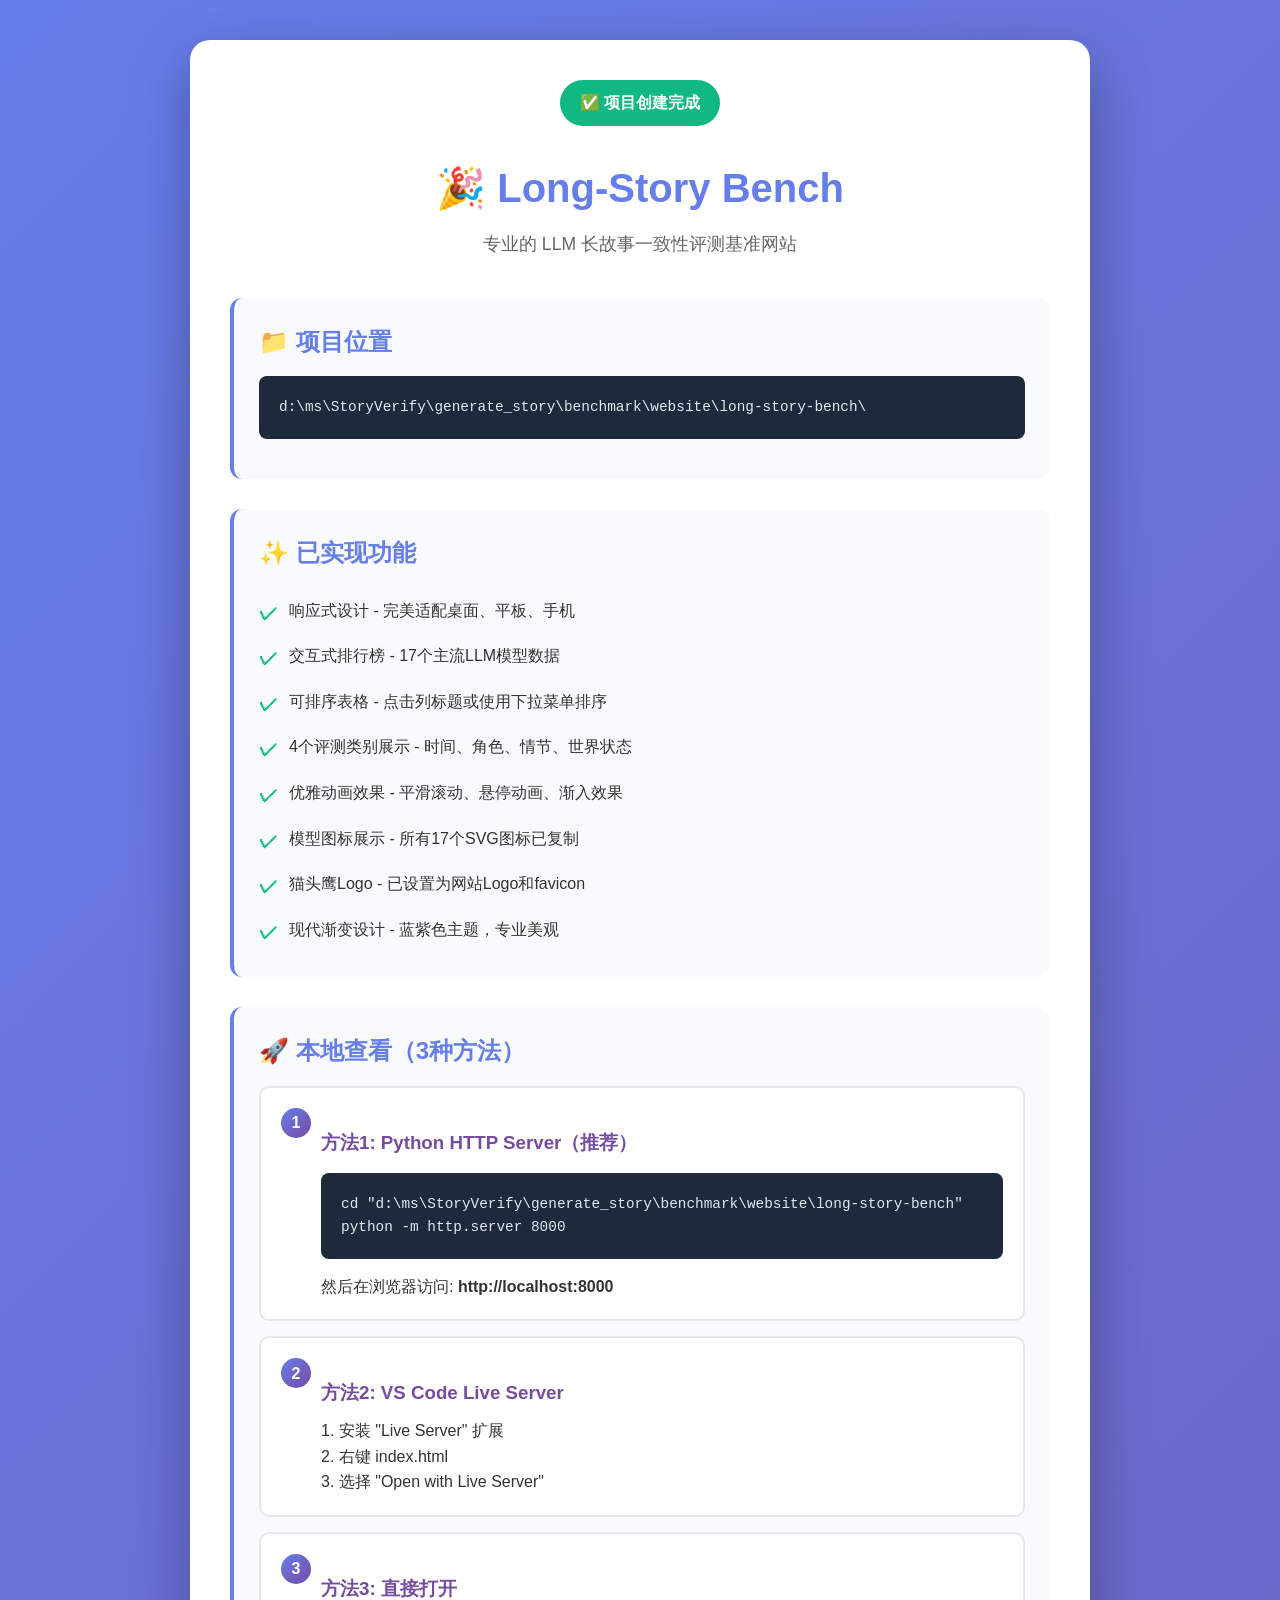
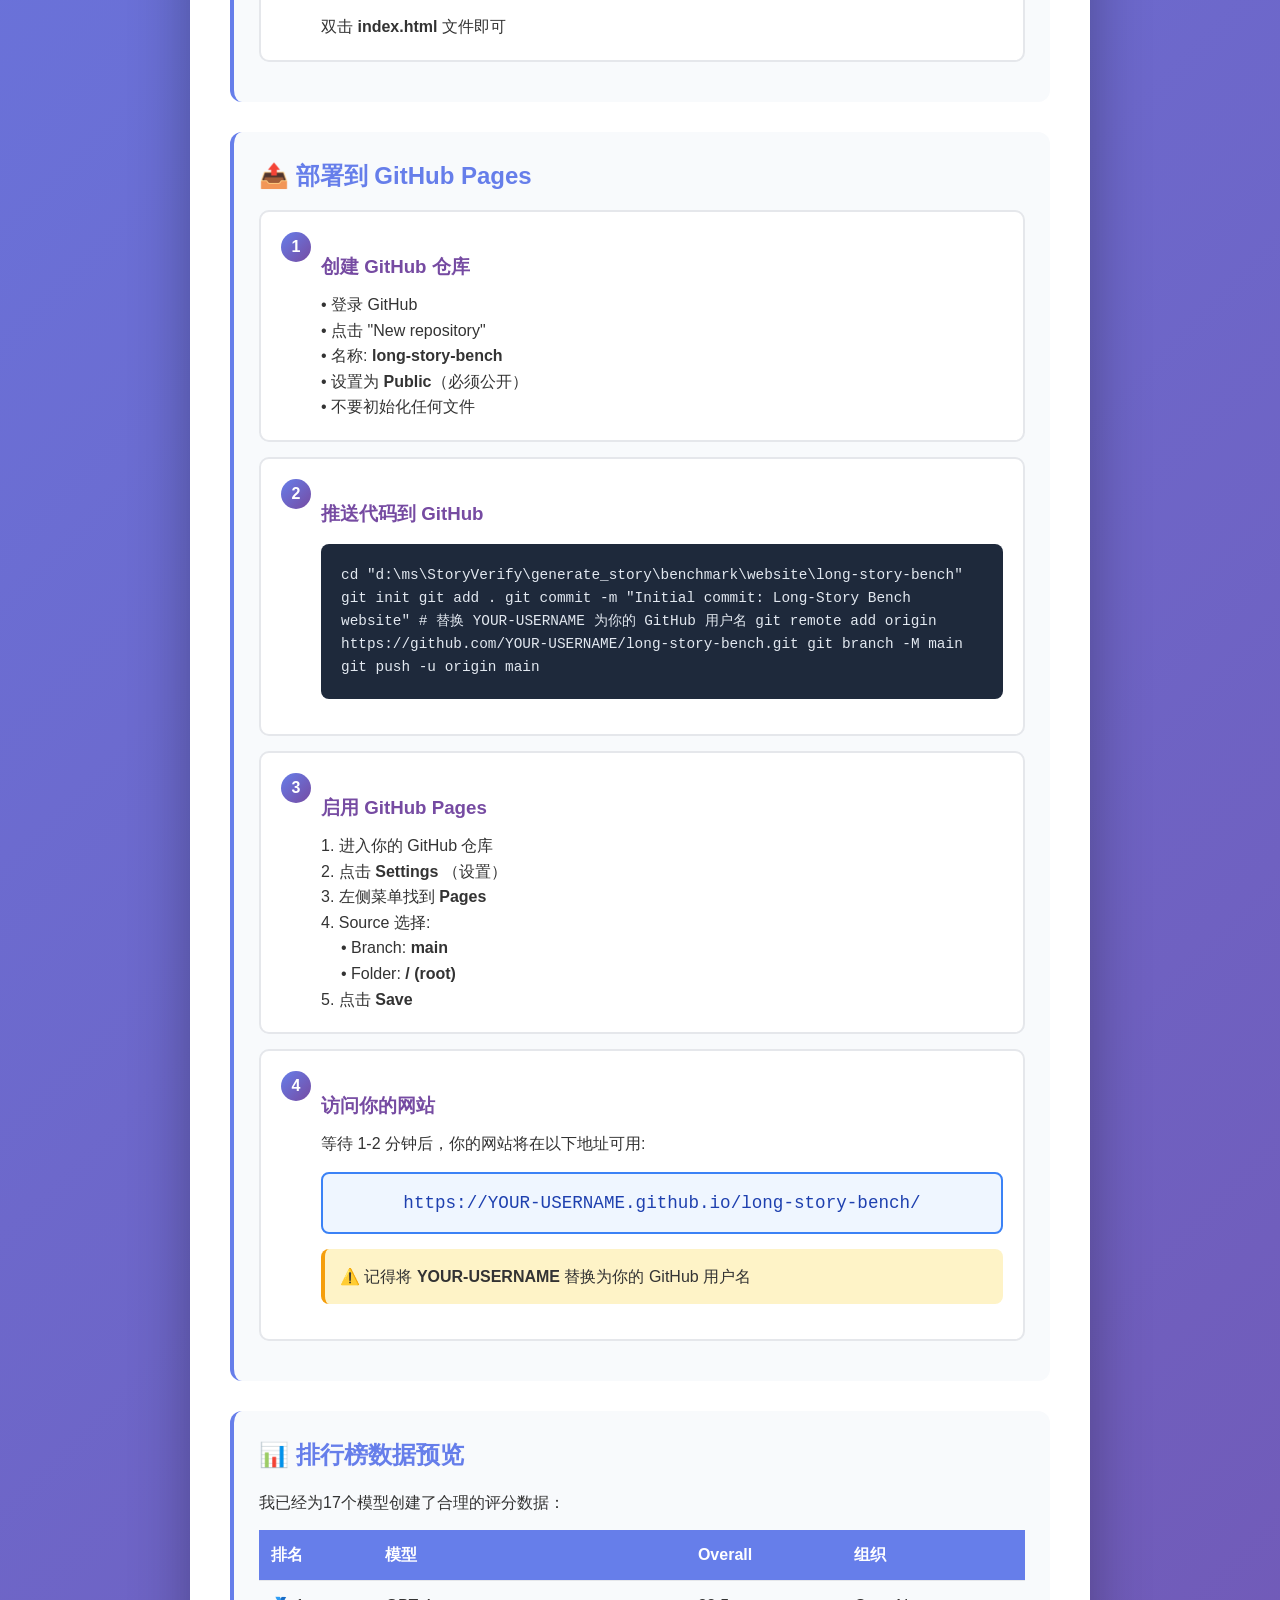
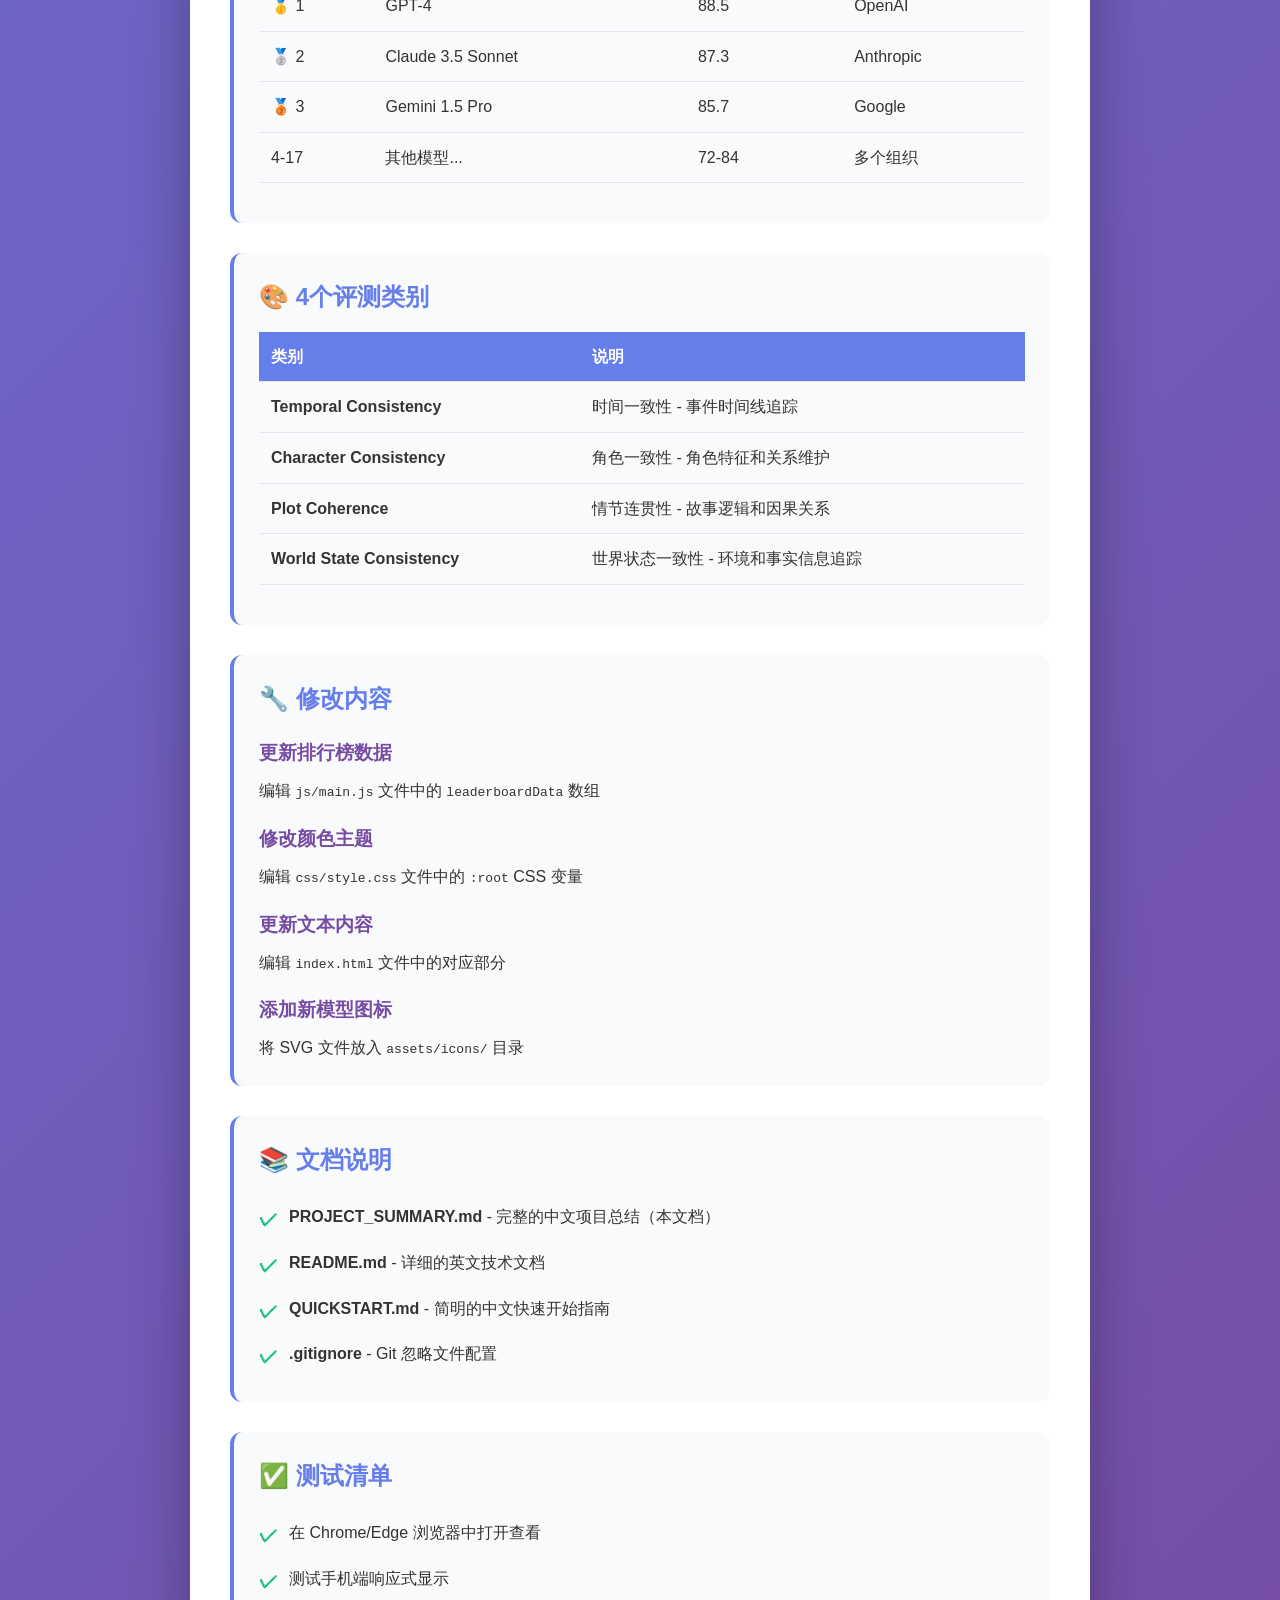
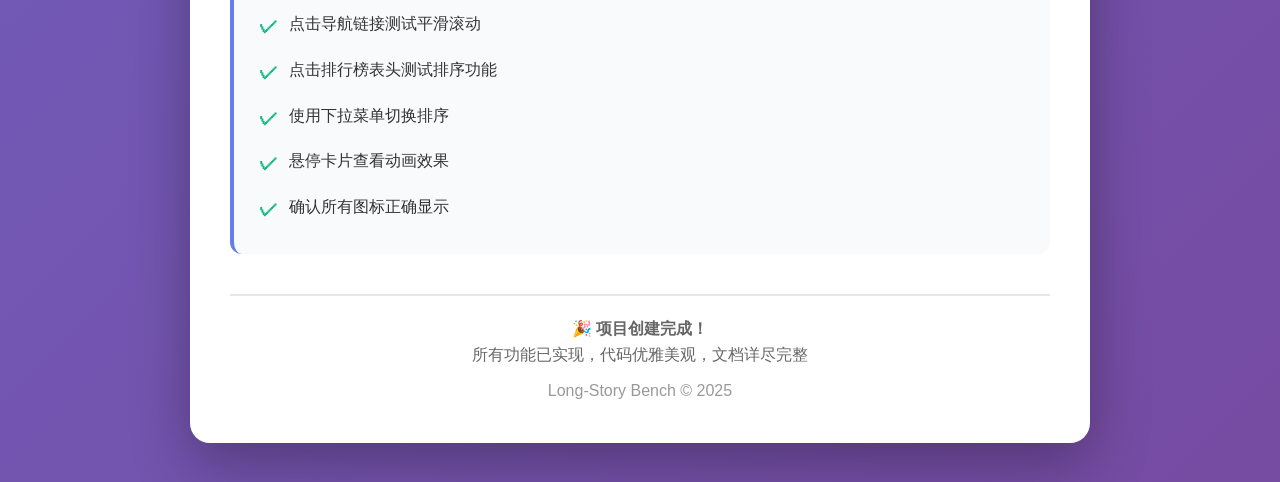
<file: DEPLOYMENT_GUIDE.html>
<!DOCTYPE html>
<html lang="zh-CN">
<head>
    <meta charset="UTF-8">
    <meta name="viewport" content="width=device-width, initial-scale=1.0">
    <title>Long-Story Bench - 部署指南</title>
    <style>
        * {
            margin: 0;
            padding: 0;
            box-sizing: border-box;
        }
        
        body {
            font-family: 'Segoe UI', Tahoma, Geneva, Verdana, sans-serif;
            line-height: 1.6;
            color: #333;
            background: linear-gradient(135deg, #667eea 0%, #764ba2 100%);
            padding: 40px 20px;
        }
        
        .container {
            max-width: 900px;
            margin: 0 auto;
            background: white;
            padding: 40px;
            border-radius: 20px;
            box-shadow: 0 20px 60px rgba(0,0,0,0.3);
        }
        
        h1 {
            color: #667eea;
            font-size: 2.5rem;
            margin-bottom: 10px;
            text-align: center;
        }
        
        .subtitle {
            text-align: center;
            color: #666;
            margin-bottom: 40px;
            font-size: 1.1rem;
        }
        
        .success-badge {
            background: #10b981;
            color: white;
            padding: 10px 20px;
            border-radius: 50px;
            display: inline-block;
            margin-bottom: 30px;
            font-weight: 600;
        }
        
        .section {
            margin: 30px 0;
            padding: 25px;
            background: #f8fafc;
            border-radius: 12px;
            border-left: 4px solid #667eea;
        }
        
        h2 {
            color: #667eea;
            margin-bottom: 15px;
            font-size: 1.5rem;
        }
        
        h3 {
            color: #764ba2;
            margin-top: 20px;
            margin-bottom: 10px;
        }
        
        .code-block {
            background: #1e293b;
            color: #e2e8f0;
            padding: 20px;
            border-radius: 8px;
            overflow-x: auto;
            margin: 15px 0;
            font-family: 'Consolas', 'Monaco', monospace;
            font-size: 0.9rem;
        }
        
        .step {
            background: white;
            padding: 20px;
            margin: 15px 0;
            border-radius: 10px;
            border: 2px solid #e5e7eb;
            position: relative;
            padding-left: 60px;
        }
        
        .step-number {
            position: absolute;
            left: 20px;
            top: 20px;
            background: linear-gradient(135deg, #667eea, #764ba2);
            color: white;
            width: 30px;
            height: 30px;
            border-radius: 50%;
            display: flex;
            align-items: center;
            justify-content: center;
            font-weight: bold;
        }
        
        .feature-list {
            list-style: none;
            padding: 0;
        }
        
        .feature-list li {
            padding: 10px 0;
            padding-left: 30px;
            position: relative;
        }
        
        .feature-list li:before {
            content: "✓";
            position: absolute;
            left: 0;
            color: #10b981;
            font-weight: bold;
            font-size: 1.2rem;
        }
        
        .warning {
            background: #fef3c7;
            border-left: 4px solid #f59e0b;
            padding: 15px;
            border-radius: 8px;
            margin: 15px 0;
        }
        
        .url-box {
            background: #eff6ff;
            border: 2px solid #3b82f6;
            padding: 15px;
            border-radius: 8px;
            text-align: center;
            font-family: monospace;
            font-size: 1.1rem;
            color: #1e40af;
            margin: 15px 0;
        }
        
        .footer {
            text-align: center;
            margin-top: 40px;
            padding-top: 20px;
            border-top: 2px solid #e5e7eb;
            color: #666;
        }
        
        table {
            width: 100%;
            border-collapse: collapse;
            margin: 15px 0;
        }
        
        th, td {
            padding: 12px;
            text-align: left;
            border-bottom: 1px solid #e5e7eb;
        }
        
        th {
            background: #667eea;
            color: white;
            font-weight: 600;
        }
        
        tr:hover {
            background: #f8fafc;
        }
    </style>
</head>
<body>
    <div class="container">
        <div style="text-align: center;">
            <span class="success-badge">✅ 项目创建完成</span>
        </div>
        
        <h1>🎉 Long-Story Bench</h1>
        <p class="subtitle">专业的 LLM 长故事一致性评测基准网站</p>
        
        <div class="section">
            <h2>📁 项目位置</h2>
            <div class="code-block">
d:\ms\StoryVerify\generate_story\benchmark\website\long-story-bench\
            </div>
        </div>
        
        <div class="section">
            <h2>✨ 已实现功能</h2>
            <ul class="feature-list">
                <li>响应式设计 - 完美适配桌面、平板、手机</li>
                <li>交互式排行榜 - 17个主流LLM模型数据</li>
                <li>可排序表格 - 点击列标题或使用下拉菜单排序</li>
                <li>4个评测类别展示 - 时间、角色、情节、世界状态</li>
                <li>优雅动画效果 - 平滑滚动、悬停动画、渐入效果</li>
                <li>模型图标展示 - 所有17个SVG图标已复制</li>
                <li>猫头鹰Logo - 已设置为网站Logo和favicon</li>
                <li>现代渐变设计 - 蓝紫色主题，专业美观</li>
            </ul>
        </div>
        
        <div class="section">
            <h2>🚀 本地查看（3种方法）</h2>
            
            <div class="step">
                <div class="step-number">1</div>
                <h3>方法1: Python HTTP Server（推荐）</h3>
                <div class="code-block">
cd "d:\ms\StoryVerify\generate_story\benchmark\website\long-story-bench"
python -m http.server 8000
                </div>
                <p>然后在浏览器访问: <strong>http://localhost:8000</strong></p>
            </div>
            
            <div class="step">
                <div class="step-number">2</div>
                <h3>方法2: VS Code Live Server</h3>
                <p>1. 安装 "Live Server" 扩展</p>
                <p>2. 右键 index.html</p>
                <p>3. 选择 "Open with Live Server"</p>
            </div>
            
            <div class="step">
                <div class="step-number">3</div>
                <h3>方法3: 直接打开</h3>
                <p>双击 <strong>index.html</strong> 文件即可</p>
            </div>
        </div>
        
        <div class="section">
            <h2>📤 部署到 GitHub Pages</h2>
            
            <div class="step">
                <div class="step-number">1</div>
                <h3>创建 GitHub 仓库</h3>
                <p>• 登录 GitHub</p>
                <p>• 点击 "New repository"</p>
                <p>• 名称: <strong>long-story-bench</strong></p>
                <p>• 设置为 <strong>Public</strong>（必须公开）</p>
                <p>• 不要初始化任何文件</p>
            </div>
            
            <div class="step">
                <div class="step-number">2</div>
                <h3>推送代码到 GitHub</h3>
                <div class="code-block">
cd "d:\ms\StoryVerify\generate_story\benchmark\website\long-story-bench"

git init
git add .
git commit -m "Initial commit: Long-Story Bench website"

# 替换 YOUR-USERNAME 为你的 GitHub 用户名
git remote add origin https://github.com/YOUR-USERNAME/long-story-bench.git

git branch -M main
git push -u origin main
                </div>
            </div>
            
            <div class="step">
                <div class="step-number">3</div>
                <h3>启用 GitHub Pages</h3>
                <p>1. 进入你的 GitHub 仓库</p>
                <p>2. 点击 <strong>Settings</strong> （设置）</p>
                <p>3. 左侧菜单找到 <strong>Pages</strong></p>
                <p>4. Source 选择:</p>
                <p style="margin-left: 20px;">• Branch: <strong>main</strong></p>
                <p style="margin-left: 20px;">• Folder: <strong>/ (root)</strong></p>
                <p>5. 点击 <strong>Save</strong></p>
            </div>
            
            <div class="step">
                <div class="step-number">4</div>
                <h3>访问你的网站</h3>
                <p>等待 1-2 分钟后，你的网站将在以下地址可用:</p>
                <div class="url-box">
                    https://YOUR-USERNAME.github.io/long-story-bench/
                </div>
                <div class="warning">
                    ⚠️ 记得将 <strong>YOUR-USERNAME</strong> 替换为你的 GitHub 用户名
                </div>
            </div>
        </div>
        
        <div class="section">
            <h2>📊 排行榜数据预览</h2>
            <p>我已经为17个模型创建了合理的评分数据：</p>
            <table>
                <thead>
                    <tr>
                        <th>排名</th>
                        <th>模型</th>
                        <th>Overall</th>
                        <th>组织</th>
                    </tr>
                </thead>
                <tbody>
                    <tr>
                        <td>🥇 1</td>
                        <td>GPT-4</td>
                        <td>88.5</td>
                        <td>OpenAI</td>
                    </tr>
                    <tr>
                        <td>🥈 2</td>
                        <td>Claude 3.5 Sonnet</td>
                        <td>87.3</td>
                        <td>Anthropic</td>
                    </tr>
                    <tr>
                        <td>🥉 3</td>
                        <td>Gemini 1.5 Pro</td>
                        <td>85.7</td>
                        <td>Google</td>
                    </tr>
                    <tr>
                        <td>4-17</td>
                        <td>其他模型...</td>
                        <td>72-84</td>
                        <td>多个组织</td>
                    </tr>
                </tbody>
            </table>
        </div>
        
        <div class="section">
            <h2>🎨 4个评测类别</h2>
            <table>
                <thead>
                    <tr>
                        <th>类别</th>
                        <th>说明</th>
                    </tr>
                </thead>
                <tbody>
                    <tr>
                        <td><strong>Temporal Consistency</strong></td>
                        <td>时间一致性 - 事件时间线追踪</td>
                    </tr>
                    <tr>
                        <td><strong>Character Consistency</strong></td>
                        <td>角色一致性 - 角色特征和关系维护</td>
                    </tr>
                    <tr>
                        <td><strong>Plot Coherence</strong></td>
                        <td>情节连贯性 - 故事逻辑和因果关系</td>
                    </tr>
                    <tr>
                        <td><strong>World State Consistency</strong></td>
                        <td>世界状态一致性 - 环境和事实信息追踪</td>
                    </tr>
                </tbody>
            </table>
        </div>
        
        <div class="section">
            <h2>🔧 修改内容</h2>
            
            <h3>更新排行榜数据</h3>
            <p>编辑 <code>js/main.js</code> 文件中的 <code>leaderboardData</code> 数组</p>
            
            <h3>修改颜色主题</h3>
            <p>编辑 <code>css/style.css</code> 文件中的 <code>:root</code> CSS 变量</p>
            
            <h3>更新文本内容</h3>
            <p>编辑 <code>index.html</code> 文件中的对应部分</p>
            
            <h3>添加新模型图标</h3>
            <p>将 SVG 文件放入 <code>assets/icons/</code> 目录</p>
        </div>
        
        <div class="section">
            <h2>📚 文档说明</h2>
            <ul class="feature-list">
                <li><strong>PROJECT_SUMMARY.md</strong> - 完整的中文项目总结（本文档）</li>
                <li><strong>README.md</strong> - 详细的英文技术文档</li>
                <li><strong>QUICKSTART.md</strong> - 简明的中文快速开始指南</li>
                <li><strong>.gitignore</strong> - Git 忽略文件配置</li>
            </ul>
        </div>
        
        <div class="section">
            <h2>✅ 测试清单</h2>
            <ul class="feature-list">
                <li>在 Chrome/Edge 浏览器中打开查看</li>
                <li>测试手机端响应式显示</li>
                <li>点击导航链接测试平滑滚动</li>
                <li>点击排行榜表头测试排序功能</li>
                <li>使用下拉菜单切换排序</li>
                <li>悬停卡片查看动画效果</li>
                <li>确认所有图标正确显示</li>
            </ul>
        </div>
        
        <div class="footer">
            <p><strong>🎉 项目创建完成！</strong></p>
            <p>所有功能已实现，代码优雅美观，文档详尽完整</p>
            <p style="margin-top: 10px; color: #999;">Long-Story Bench © 2025</p>
        </div>
    </div>
</body>
</html>
</file>
